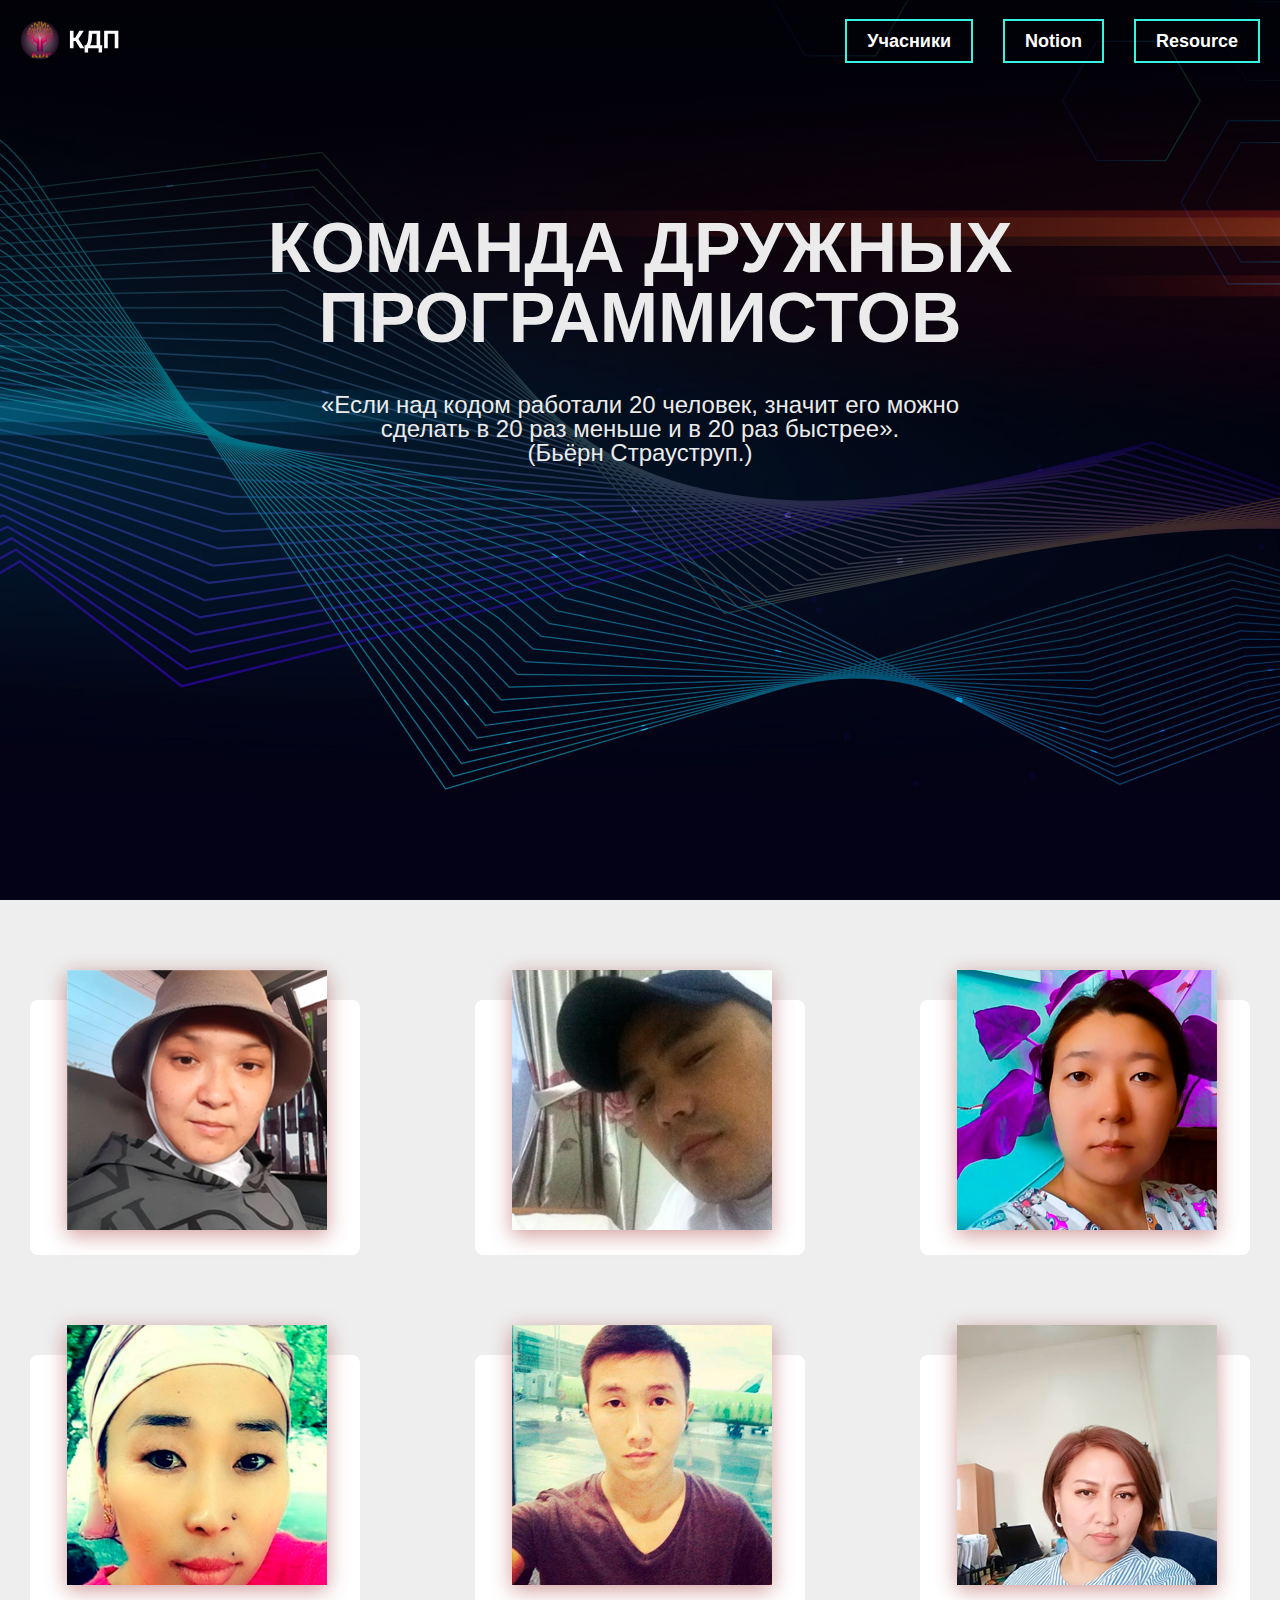
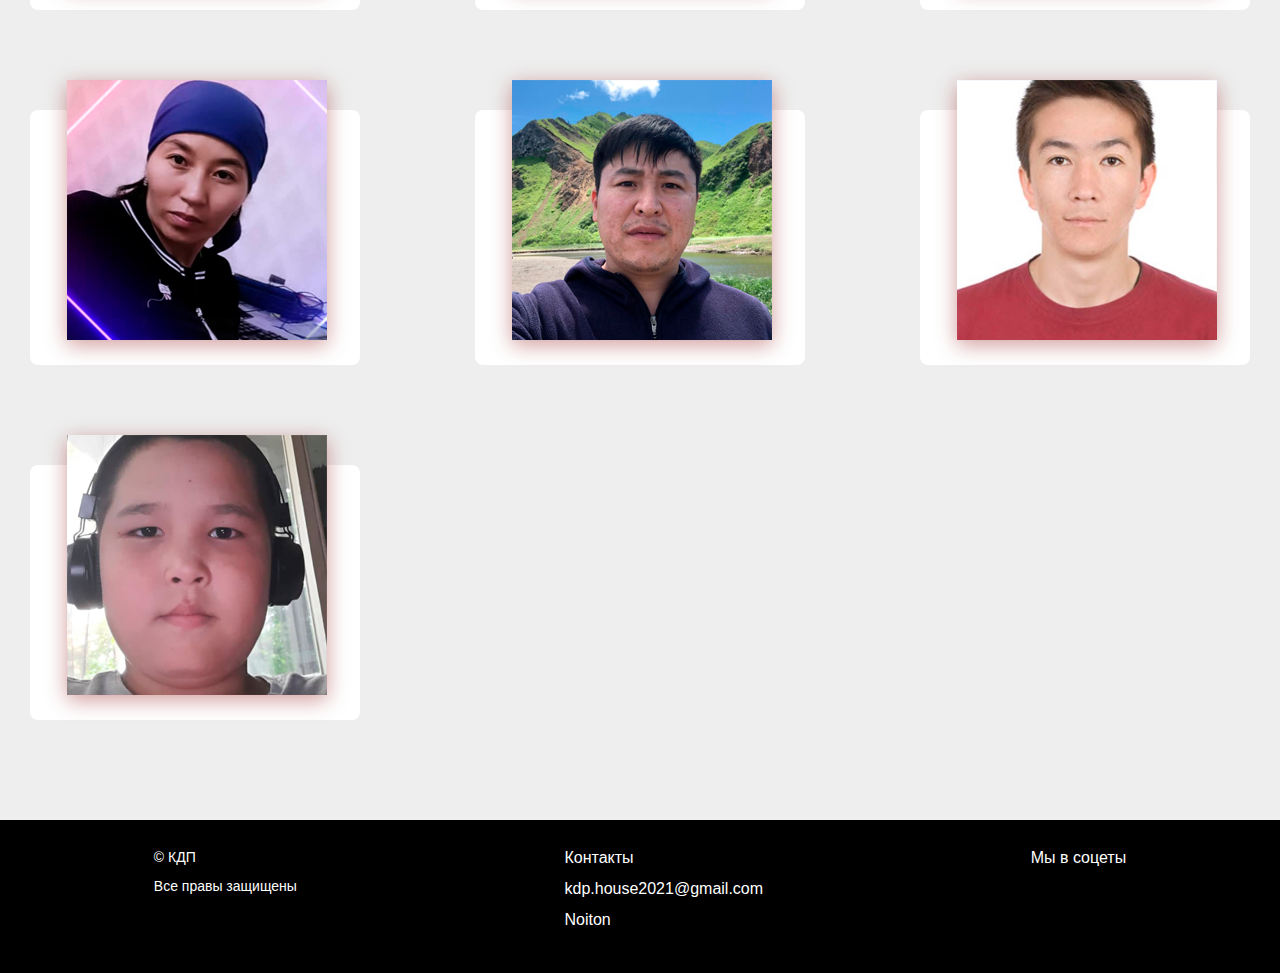
<file: index.html>
<!DOCTYPE html>
<html lang="en">

<head>
    <meta charset="UTF-8">
    <meta http-equiv="X-UA-Compatible" content="IE=edge">
    <meta name="viewport" content="width=device-width, initial-scale=1.0">
    <title>Команда дружных программистов</title>
    <link rel="stylesheet" href="css/style.css">
    <link rel="stylesheet" href="css/reset.css">
    <link rel="stylesheet" href="https://use.fontawesome.com/releases/v5.7.2/css/all.css" integrity="sha384-fnmOCqbTlWIlj8LyTjo7mOUStjsKC4pOpQbqyi7RrhN7udi9RwhKkMHpvLbHG9Sr" crossorigin="anonymous">
</head>

<body>
    <header class="header">
        
            <div class="container">
                <div class="header__inner">
                    <div class="logo">
                        <a href="index.html">
                            <img src="images/logo/logo.svg" alt="">
                        </a>
                    </div>
                    <nav class="nav__bar">
                        <ul class="nav__list">
                            <li>
                                <a class="nav__link" href="#section">Учасники</a>
                            </li>
                            <li>
                                <a class="nav__link" href="https://www.notion.so/Friendly-Programmers-Club-9638b6cde4d64170a7a8871190818b6a">Notion</a>
                            </li>
                            <li>
                                <a href="Site вааааааажно/index.html" class="nav__link">Resource</a>
                            </li>
                        </ul>
                    </nav>
                </div>
            
                <div class="header__btn">
                    <div class="defis">
                        <h1>Команда дружных <br> программистов</h1>
                    «Если над кодом работали 20 человек, значит его  можно<br> сделать в 20 раз меньше и в 20 раз быстрее». <br> (Бьёрн Страуструп.)
                    </div>

                    
                </div>
            </div>

        
    </header>

    <section id="section">
        <div class="container">
            
            <div class="wrapper">

                <div class="card">
                    <img class="card__img" src="images/person/j1.png" alt="">
                    <div class="content">
                        <h2>Омуралиева Мунара</h2>
                         <!-- <a class="content__link" href="#">Кенээнирек</a> -->
                        <p>
                            Омуралиева Мунара Мундузбаевна 35-жаш Жалал-Абад шаары.
                        </p>
                    </div>
                   
                </div>

                <div class="card">
                    <img class="card__img" src="images/person/j2.png" alt="">
                    <div class="content">
                        <h2>Рашид</h2>
                        <p>
                            Мамыров Рашид 34-жаш Ноокат шаары.
                        </p>
                    </div>
                </div>
                <div class="card">

                    <img class="card__img" src="images/person/j3.png" alt="">

                    <div class="content">
                        <h2>Аида</h2>
                        <p>
                            Токтомушова Аида 29-жаш Медсестра Кант шаары.
                        </p>
                    </div>
                </div>
                <div class="card">

                    <img class="card__img" src="images/person/j4.png" alt="">

                    <div class="content">
                        <h2>Асылгул</h2>
                        <p>
                            Барынбай кызы Асылгул 29-жаш Мугалим Ош обл. Алай району.
                        </p>
                    </div>
                </div>
                <div class="card">

                    <img class="card__img" src="images/person/j5.png" alt="">

                    <div class="content">
                        <h2>Мукабыл</h2>
                        <p>
                            Абдимитал уулу Мукабыл 27-жаш азыркы учурда Москвада.
                        </p>
                    </div>
                </div>
                <div class="card">

                    <img class="card__img" src="images/person/j6.png" alt="">

                    <div class="content">
                        <h2>Гульжан</h2>
                        <p>
                            Осмонбекова Гулжан 40-жаш Бишкек шаары.
                        </p>
                    </div>
                </div>
                <div class="card">

                    <img class="card__img" src="images/person/j7.png" alt="">

                    <div class="content">
                        <h2>Назира</h2>
                        <p>
                            Бейшеналиева Назира 34-жаш Кочкор. Кум-Добо айылы.
                        </p>
                    </div>
                </div>
                <div class="card">

                    <img class="card__img" src="images/person/j8.png" alt="">

                    <div class="content">
                        <h2>Мирлан</h2>
                        <p>
                            Тажиев Мирлан Таалайбекович 35-жаш жеке ишкер Россия Иркутск шаары.
                        </p>
                    </div>
                </div>
                <div class="card">
                    <img class="card__img" src="images/person/j9.png" alt="">

                    <div class="content">
                        <h2>Самат</h2>
                        <p>
                            Тавалдиев Самат 29-жаш Инжинер-электрик Москва шаары.
                        </p>
                    </div>
                </div>
                <div class="card">
                    <img class="card__img" src="images/person/j10.png" alt="">
                    <div class="content">
                        <h2>Умар</h2>
                        <p>
                            Автандилов Умар 12-жаш Мектеп окуучусу Москва шаары.
                        </p>
                    </div>
                </div>
            </div>
        </div>
    </section>

    <footer class="footer">
        <div class="container">
            <div class="footer__inner">
                <div class="footer__copy">
                    <p>
                        © КДП
                    </p>
                    Все правы защищены
                </div>
                <div class="footer__contact">
                    Контакты
                    <ul>
                        <li>
                            <a class="footer__mail" href="mailto:kdp.house2021@gmail.com">kdp.house2021@gmail.com</a>
                        </li>
                        <li>
                            <a class="footer__mail" href="https://www.notion.so/Friendly-Programmers-Club-9638b6cde4d64170a7a8871190818b6a">Noiton</a>
                        </li>
                    </ul>
                </div>
                <div class="footer__sotial">
                    Мы в соцеты
                    <ul>
                        <li>
                            <a class="footer__instagram" href="#">
                                <i class="fab fa-instagram"></i>
                            </a>
                        </li>
                        <li>
                            <a class="footer__youtube" href="https://www.youtube.com/channel/UC6pqs1YJE69FRoQYymdAHPg">
                                <i class="fab fa-youtube"></i>
                            </a>
                        </li>
                    </ul>
                </div>
            </div>
        </div>
    </footer>

</body>

</html>
</file>
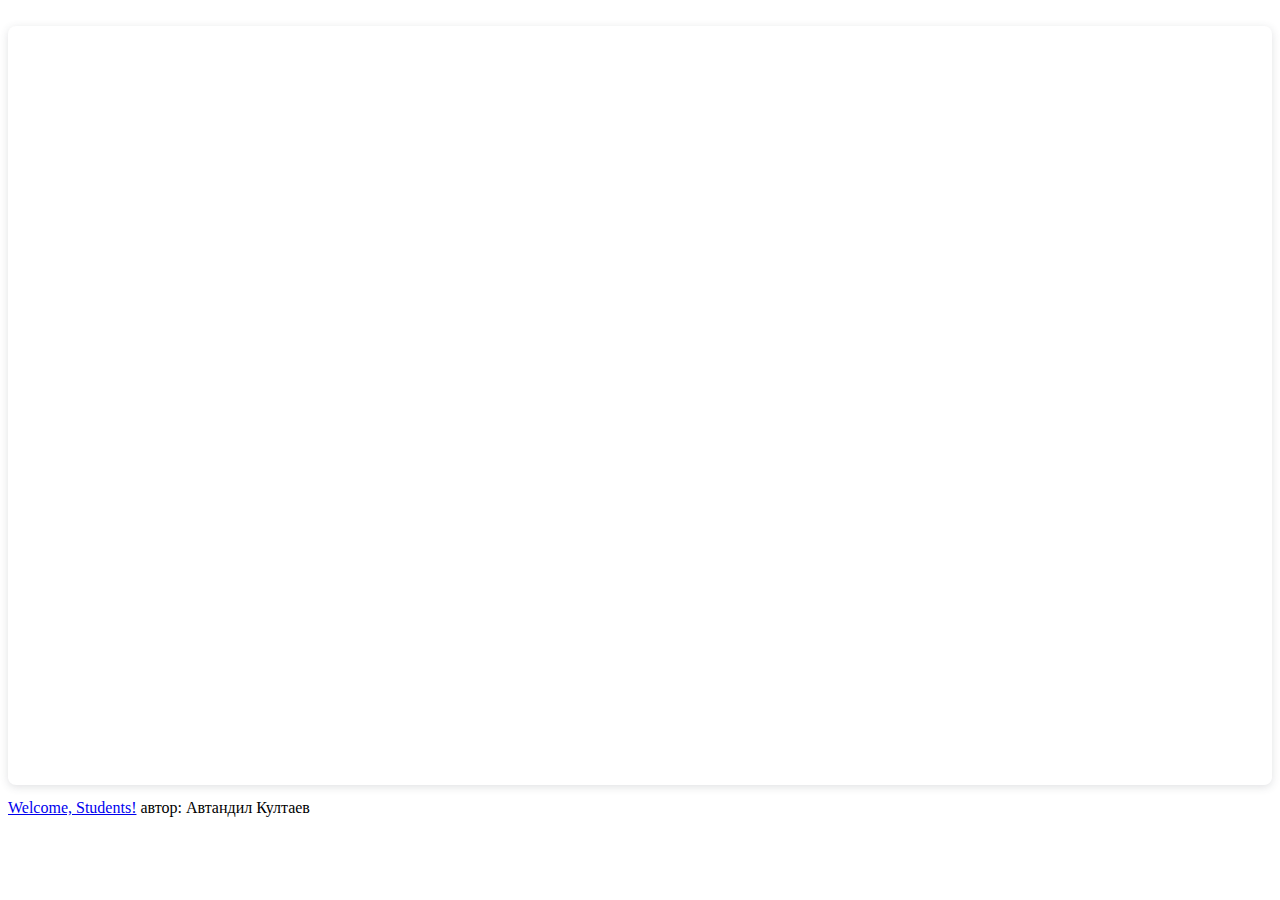
<file: Site вааааааажно/index.html>
<!DOCTYPE html>
<html lang="en">

<head>
    <meta charset="UTF-8">
    <meta http-equiv="X-UA-Compatible" content="IE=edge">
    <meta name="viewport" content="width=device-width, initial-scale=1.0">
    <title>Umar's Personal Site</title>
</head>

<body>
    <div style="position: relative; width: 100%; height: 0; padding-top: 56.2500%;
 padding-bottom: 48px; box-shadow: 0 2px 8px 0 rgba(63,69,81,0.16); margin-top: 1.6em; margin-bottom: 0.9em; overflow: hidden;
 border-radius: 8px; will-change: transform;">
        <iframe loading="lazy" style="position: absolute; width: 100%; height: 100%; top: 0; left: 0; border: none; padding: 0;margin: 0;" src="https:&#x2F;&#x2F;www.canva.com&#x2F;design&#x2F;DAEk3JkXyPs&#x2F;view?embed">
  </iframe>
    </div>
    <a href="https:&#x2F;&#x2F;www.canva.com&#x2F;design&#x2F;DAEk3JkXyPs&#x2F;view?utm_content=DAEk3JkXyPs&amp;utm_campaign=designshare&amp;utm_medium=embeds&amp;utm_source=link" target="_blank" rel="noopener">Welcome, Students!</a> автор: Автандил Култаев
</body>

</html>
</file>
<file: css/style.css>
* {
    margin: 0;
    padding: 0;
    font-family: sans-serif;
}
a{
    text-decoration: none;
}
ul {
    list-style: none;
}
.header{
    background-image: linear-gradient(rgba(0, 0, 0, 0.685), rgba(0, 0, 0, 0)), url(../images/bg-3.jpg);
    background-repeat: no-repeat;
    background-size: cover;
    background-position: center;
    height: 100vh;
    /* background: #1a1130; */
    /* border-bottom: 2px solid #fff; */
}  
.container{
    width: 1240px;
    margin: 0 auto;
    padding: 0 15px;
}

.header__inner{
    display: flex;
    justify-content: space-between;
    align-items: center;
    padding: 20px 0;
}

.logo img{
   width: 100px; 
}
.logo img:hover{
    opacity: .8;
}

.nav__list{
    display: flex;
}
.nav__list li{
    list-style: none;
    margin-left: 30px;
}
.nav__link{
    font-size: 18px;
    font-weight: 700;
    color: #fff;
    position: relative;
    padding: 10px 20px;
    border: 2px solid #36f3e3;
    transition: .3s;
}


.nav__link:hover{
    background-color: #36f3e3;
}

/* Wrapper */
#section{
    background: #eeeeee;
}
.defis{
    padding-top: 130px;
    margin: 0 auto;
    text-align: center;
    font-size: 24px;
    
    color: rgb(235, 235, 235);
}
.defis h1{
    text-transform: uppercase;
    font-size: 70px;
    font-weight: 700;
    margin-bottom: 40px;
}
.wrapper{
    display: flex;
    justify-content: space-between;
    flex-wrap: wrap;
    /* background: #1a1130; */
    padding: 50px 0;
 }
.card {
    /* display: flex;
    flex-wrap: wrap; */
    position: relative;
    width: 100%;
    max-width: 300px;
    height: 215px;
    background: #fff;
    margin: 50px 10px;
    padding: 20px 15px;
    border-radius: 8px;
    /* box-shadow: 0 5px 20px rgba(0,0,0,0.5); */
    transition: 0.3s ease-in-out;
    /* filter: grayscale(); */
    transition: .5s;
}
.card:hover {
    height: 320px;
    box-shadow: 0 5px 20px rgba(0,0,0,0.5);
    /* filter: none; */
}
.card__img{
    position: absolute;
    top: -30px;
    left: 37px;
    box-shadow: 0 5px 20px rgba(141, 6, 6, 0.4);
    /* border-radius: 50%; */
}


.card .content {
    margin-top: 200px;
    padding: 10px 15px;
    text-align: center;
    color: #111;
    visibility: hidden;
    z-index: 1;
    opacity: 0;
    transition: 0.3s ease-in-out;
    font-size: 18px;
    color: #1a1130;
}

.card:hover .content {
    visibility: visible;
    opacity: 1;
    margin-top: 240px;
    transition-delay: 0.3s;
}


.content p{
    font-size: 16px;
    color: #1a1130;
    margin-top: 15px;
    line-height: 20px;
}
/* .content__link{
    margin-top: 220px;
    font-size: 18px;
    color: #fff;
    background-color: #2cad82;
    padding: 10px;
    border: 1px solid #2cad82;
} */
.footer{
    background-color: #000000;
}
.footer__inner{
    display: flex;
    justify-content: space-around;
    padding: 30px 0;
    color: #fff;
}
.footer__copy,
.footer__contact
.footer__sotial{
    font-size: 14px;
}
.footer__copy p{
    padding-bottom: 15px;
}
.footer__contact ul{
    padding-top: 15px;
}
.footer__contact ul li{
    padding-bottom: 15px;
}
.footer__mail{
    color: #fff;
}
.footer__mail:hover{
    color: #36f3e3;
}

.fab{
    font-size: 18px;
}

.fa-instagram,
.fa-youtube{
    padding-top: 15px;
    color: #fff;
}
.fa-instagram:hover,
.fa-youtube:hover{
    color: #36f3e3;
}
/* .fa-youtube{
    padding-top: 15px;
    color: #fff;
} */
</file>
